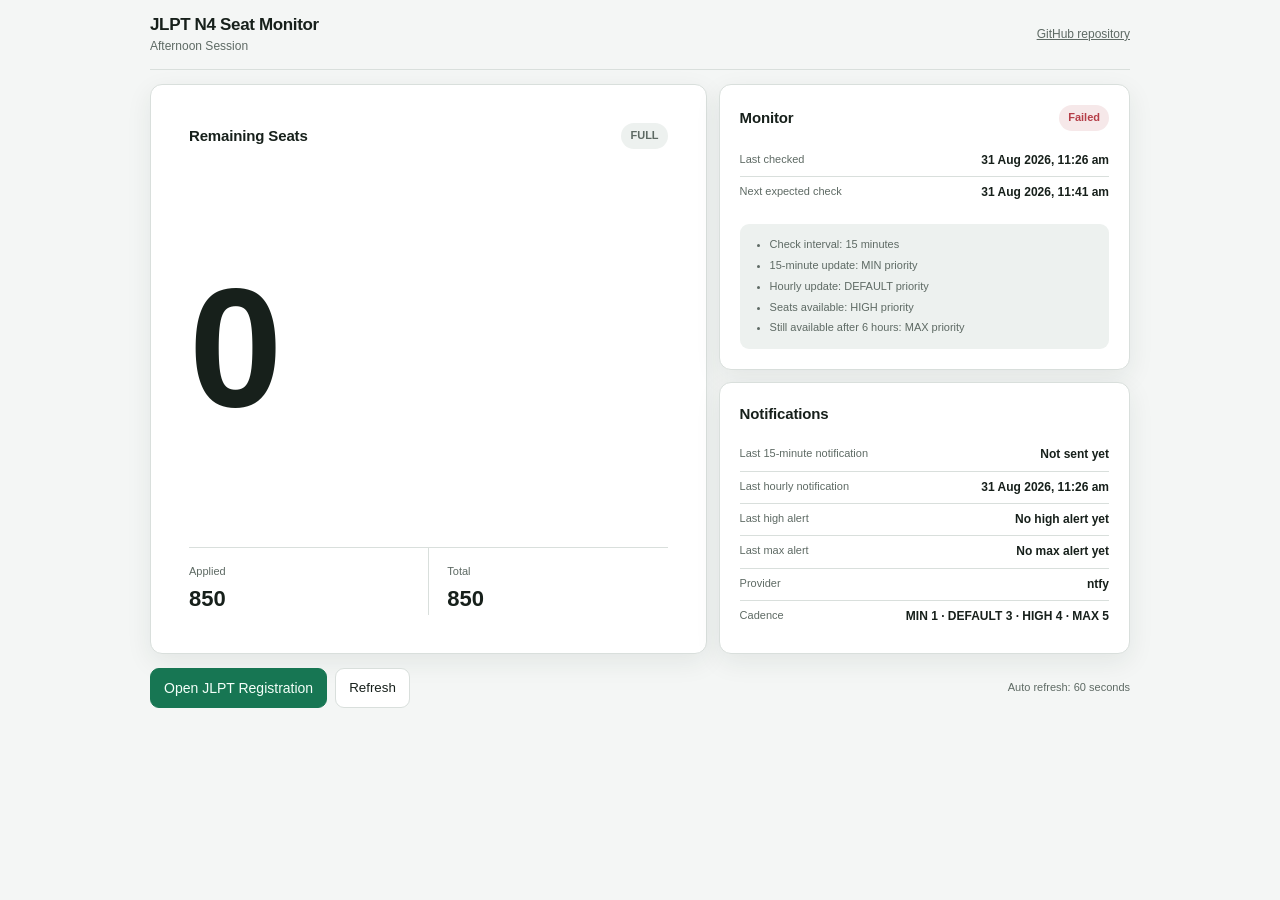
<file: docs/index.html>
<!doctype html>
<html lang="en">
  <head>
    <meta charset="utf-8" />
    <meta name="viewport" content="width=device-width, initial-scale=1" />
    <meta name="description" content="Current JLPT N4 Afternoon seat availability in Chennai." />
    <meta name="color-scheme" content="light dark" />
    <title>JLPT N4 Seat Monitor</title>
    <link rel="icon" href="data:," />
    <link rel="stylesheet" href="styles.css" />
    <script src="app.js" defer></script>
  </head>
  <body>
    <header class="site-header">
      <div>
        <h1>JLPT N4 Seat Monitor</h1>
        <p>Afternoon Session</p>
      </div>
      <a href="https://github.com/Jxck007/JLPT-Seat-Watcher" target="_blank" rel="noreferrer">GitHub repository</a>
    </header>

    <main class="dashboard">
      <section class="availability-card" aria-labelledby="availability-heading">
        <div class="card-heading">
          <h2 id="availability-heading">Remaining Seats</h2>
          <span class="availability-state is-neutral" id="availability-state">Waiting</span>
        </div>
        <strong class="remaining-value" id="remaining" aria-live="polite">...</strong>
        <dl class="seat-counts">
          <div><dt>Applied</dt><dd id="applied">...</dd></div>
          <div><dt>Total</dt><dd id="total">...</dd></div>
        </dl>
      </section>

      <section class="status-card" aria-labelledby="monitor-heading">
        <div class="card-heading">
          <h2 id="monitor-heading">Monitor</h2>
          <span class="monitor-state is-waiting" id="monitor-state">Waiting for first check</span>
        </div>
        <dl class="detail-list">
          <div><dt>Last checked</dt><dd id="last-check">Waiting for first successful check</dd></div>
          <div><dt>Next expected check</dt><dd id="next-check">Waiting for first successful check</dd></div>
        </dl>
        <ul class="schedule-list" aria-label="Notification schedule">
          <li>Check interval: 15 minutes</li>
          <li>15-minute update: MIN priority</li>
          <li>Hourly update: DEFAULT priority</li>
          <li>Seats available: HIGH priority</li>
          <li>Still available after 6 hours: MAX priority</li>
        </ul>
      </section>

      <section class="notification-card" aria-labelledby="notification-heading">
        <h2 id="notification-heading">Notifications</h2>
        <dl class="detail-list">
          <div><dt>Last 15-minute notification</dt><dd id="last-min">Not sent yet</dd></div>
          <div><dt>Last hourly notification</dt><dd id="last-default">Not sent yet</dd></div>
          <div><dt>Last high alert</dt><dd id="last-high">No high alert yet</dd></div>
          <div><dt>Last max alert</dt><dd id="last-max">No max alert yet</dd></div>
          <div><dt>Provider</dt><dd>ntfy</dd></div>
          <div><dt>Cadence</dt><dd>MIN 1 · DEFAULT 3 · HIGH 4 · MAX 5</dd></div>
        </dl>
      </section>

      <footer class="dashboard-footer">
        <div class="actions">
          <a class="primary-action" href="https://www.jlptchennaiindia.com/" target="_blank" rel="noreferrer">Open JLPT Registration</a>
          <button id="refresh" type="button">Refresh</button>
        </div>
        <p><span id="data-state">Auto refresh: 60 seconds</span></p>
      </footer>
    </main>

    <div class="connection-message" id="connection-message" role="status" hidden>Temporarily unavailable</div>
    <noscript><p class="noscript">JavaScript is required to display monitor data.</p></noscript>
  </body>
</html>
</file>
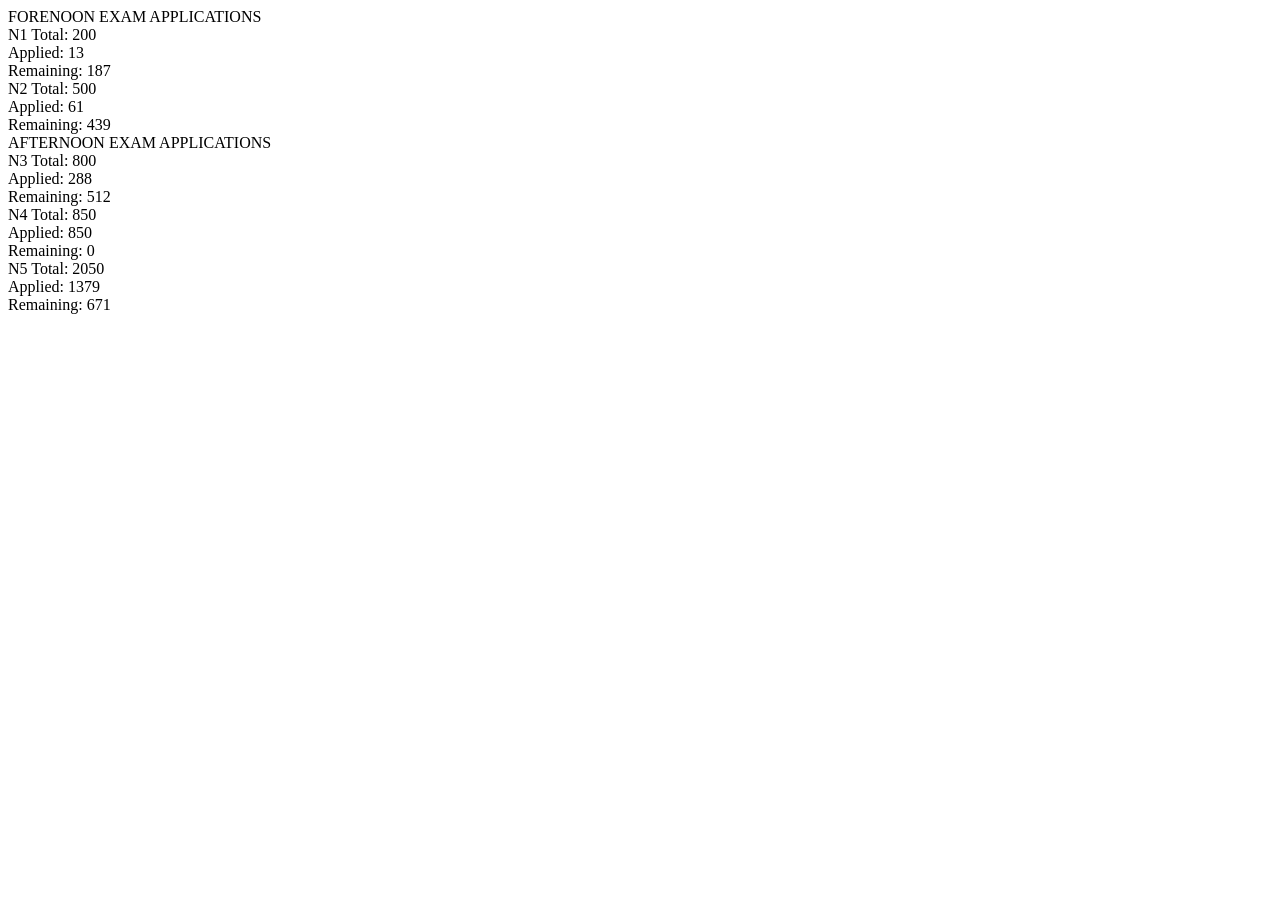
<file: tests/fixtures/current.html>
<!doctype html>
<html><body>
<div class="table-container1">
  <div class="cell1 section-header1">FORENOON EXAM APPLICATIONS</div>
  <div class="cell1">N1 Total: <span class="number1">200</span></div>
  <div class="cell1 applied1">Applied: <span class="number1">13</span></div>
  <div class="cell1 remaining1">Remaining: <span class="number1">187</span></div>
  <div class="cell1">N2 Total: <span class="number1">500</span></div>
  <div class="cell1 applied1">Applied: <span class="number1">61</span></div>
  <div class="cell1 remaining1">Remaining: <span class="number1">439</span></div>
  <div class="cell1 section-header1">AFTERNOON EXAM APPLICATIONS</div>
  <div class="cell1">N3 Total: <span class="number1">800</span></div>
  <div class="cell1 applied1">Applied: <span class="number1">288</span></div>
  <div class="cell1 remaining1">Remaining: <span class="number1">512</span></div>
  <div class="cell1">N4 Total: <span class="number1">850</span></div>
  <div class="cell1 applied1">Applied: <span class="number1">850</span></div>
  <div class="cell1 remaining1">Remaining: <span class="number1">0</span></div>
  <div class="cell1">N5 Total: <span class="number1">2050</span></div>
  <div class="cell1 applied1">Applied: <span class="number1">1379</span></div>
  <div class="cell1 remaining1">Remaining: <span class="number1">671</span></div>
</div>
</body></html>
</file>
<file: docs/styles.css>
:root {
  color-scheme: light dark;
  --background: #f4f6f5;
  --surface: #ffffff;
  --surface-subtle: #edf1ef;
  --border: #d9dfdc;
  --text: #17201b;
  --muted: #5e6a64;
  --accent: #177653;
  --accent-contrast: #f4fff9;
  --amber: #95630c;
  --red: #b53e48;
  --radius: 12px;
  --shadow: 0 8px 26px rgb(27 45 36 / 8%);
  font-family: -apple-system, BlinkMacSystemFont, "Segoe UI", sans-serif;
}

* {
  box-sizing: border-box;
}

html,
body {
  min-width: 320px;
  min-height: 100%;
  margin: 0;
  overflow-x: hidden;
}

body {
  background: var(--background);
  color: var(--text);
  font-size: 14px;
  line-height: 1.45;
}

a {
  color: var(--accent);
}

button,
a {
  -webkit-tap-highlight-color: transparent;
}

:focus-visible {
  outline: 3px solid color-mix(in srgb, var(--accent) 55%, transparent);
  outline-offset: 3px;
}

.site-header,
.dashboard {
  width: min(calc(100% - 24px), 980px);
  margin-inline: auto;
}

.site-header {
  display: flex;
  min-height: 70px;
  align-items: center;
  justify-content: space-between;
  gap: 20px;
  border-bottom: 1px solid var(--border);
}

.site-header h1,
.site-header p {
  margin: 0;
}

.site-header h1 {
  font-size: 17px;
  letter-spacing: -0.02em;
}

.site-header p,
.site-header a {
  color: var(--muted);
  font-size: 12px;
}

.site-header a {
  white-space: nowrap;
}

.dashboard {
  display: grid;
  grid-template-columns: minmax(0, 1.15fr) minmax(310px, 0.85fr);
  gap: 12px;
  padding-block: 14px 18px;
}

.availability-card,
.status-card,
.notification-card {
  min-width: 0;
  border: 1px solid var(--border);
  border-radius: var(--radius);
  background: var(--surface);
  box-shadow: var(--shadow);
}

.availability-card {
  grid-row: span 2;
  display: flex;
  min-height: 432px;
  flex-direction: column;
  justify-content: space-between;
  padding: clamp(22px, 4vw, 38px);
}

.status-card,
.notification-card {
  padding: 20px;
}

.card-heading {
  display: flex;
  align-items: center;
  justify-content: space-between;
  gap: 16px;
}

h2 {
  margin: 0;
  font-size: 15px;
  font-weight: 650;
  letter-spacing: -0.01em;
}

.availability-state,
.monitor-state {
  border-radius: 999px;
  padding: 5px 9px;
  background: var(--surface-subtle);
  color: var(--muted);
  font-size: 11px;
  font-weight: 700;
  white-space: nowrap;
}

.remaining-value {
  margin-block: 28px;
  font-size: clamp(96px, 17vw, 168px);
  font-weight: 700;
  font-variant-numeric: tabular-nums;
  letter-spacing: -0.09em;
  line-height: 0.8;
}

.seat-counts,
.detail-list {
  margin: 0;
}

.seat-counts {
  display: grid;
  grid-template-columns: 1fr 1fr;
  border-top: 1px solid var(--border);
}

.seat-counts div {
  padding-top: 16px;
}

.seat-counts div + div {
  padding-left: 18px;
  border-left: 1px solid var(--border);
}

dt,
dd {
  margin: 0;
}

dt {
  color: var(--muted);
  font-size: 11px;
}

.seat-counts dd {
  margin-top: 3px;
  font-size: 22px;
  font-weight: 700;
  font-variant-numeric: tabular-nums;
}

.detail-list {
  margin-top: 14px;
}

.detail-list div {
  display: grid;
  grid-template-columns: minmax(100px, 0.85fr) minmax(0, 1.15fr);
  gap: 12px;
  padding-block: 7px;
  border-bottom: 1px solid var(--border);
}

.detail-list div:last-child {
  border-bottom: 0;
}

.detail-list dd {
  overflow-wrap: anywhere;
  font-size: 12px;
  font-weight: 600;
  text-align: right;
}

.schedule-list {
  display: grid;
  gap: 5px;
  margin: 15px 0 0;
  padding: 13px 14px 13px 30px;
  border-radius: 9px;
  background: var(--surface-subtle);
  color: var(--muted);
  font-size: 11px;
}

.dashboard-footer {
  grid-column: 1 / -1;
  display: flex;
  align-items: center;
  justify-content: space-between;
  gap: 16px;
  padding-top: 2px;
}

.actions {
  display: flex;
  gap: 8px;
}

.actions a,
.actions button {
  min-height: 38px;
  padding: 9px 13px;
  border: 1px solid var(--border);
  border-radius: 9px;
  background: var(--surface);
  color: var(--text);
  font: 650 12px/1.4 inherit;
  text-decoration: none;
  white-space: nowrap;
  cursor: pointer;
}

.actions .primary-action {
  border-color: var(--accent);
  background: var(--accent);
  color: var(--accent-contrast);
}

.actions button:hover {
  border-color: var(--accent);
}

.actions button:active,
.actions a:active {
  transform: translateY(1px);
}

.actions button:disabled {
  cursor: wait;
  opacity: 0.65;
}

.dashboard-footer p {
  margin: 0;
  color: var(--muted);
  font-size: 11px;
  text-align: right;
}

.connection-message,
.noscript {
  position: fixed;
  right: 12px;
  bottom: 12px;
  max-width: calc(100% - 24px);
  margin: 0;
  padding: 10px 12px;
  border: 1px solid var(--amber);
  border-radius: 9px;
  background: var(--surface);
  box-shadow: var(--shadow);
  color: var(--text);
  font-size: 12px;
}

.connection-message[hidden] {
  display: none;
}

.is-available,
.is-healthy {
  background: color-mix(in srgb, var(--accent) 12%, var(--surface));
  color: var(--accent);
}

.is-delayed {
  background: color-mix(in srgb, var(--amber) 12%, var(--surface));
  color: var(--amber);
}

.is-failed {
  background: color-mix(in srgb, var(--red) 12%, var(--surface));
  color: var(--red);
}

.is-neutral,
.is-waiting,
.is-full {
  background: var(--surface-subtle);
  color: var(--muted);
}

@media (prefers-color-scheme: dark) {
  :root {
    --background: #101411;
    --surface: #171d19;
    --surface-subtle: #202822;
    --border: #303a34;
    --text: #edf3ef;
    --muted: #a5b0a9;
    --accent: #62c99e;
    --accent-contrast: #0b1b13;
    --amber: #ddb05e;
    --red: #ef7880;
    --shadow: 0 10px 30px rgb(0 0 0 / 22%);
  }
}

@media (max-width: 720px) {
  .site-header {
    min-height: 64px;
  }

  .site-header a {
    display: none;
  }

  .dashboard {
    grid-template-columns: minmax(0, 1fr);
    padding-top: 12px;
  }

  .availability-card {
    grid-row: auto;
    min-height: 285px;
    padding: 22px;
  }

  .remaining-value {
    margin-block: 22px;
    font-size: clamp(88px, 30vw, 126px);
  }

  .dashboard-footer {
    grid-column: auto;
    align-items: flex-start;
    flex-direction: column;
  }

  .dashboard-footer p {
    text-align: left;
  }
}

@media (max-width: 390px) {
  .card-heading {
    align-items: flex-start;
    flex-direction: column;
    gap: 8px;
  }

  .actions {
    width: 100%;
    flex-direction: column;
  }

  .actions a,
  .actions button {
    width: 100%;
    text-align: center;
  }
}

@media (prefers-reduced-motion: reduce) {
  * {
    scroll-behavior: auto !important;
  }
}
</file>
